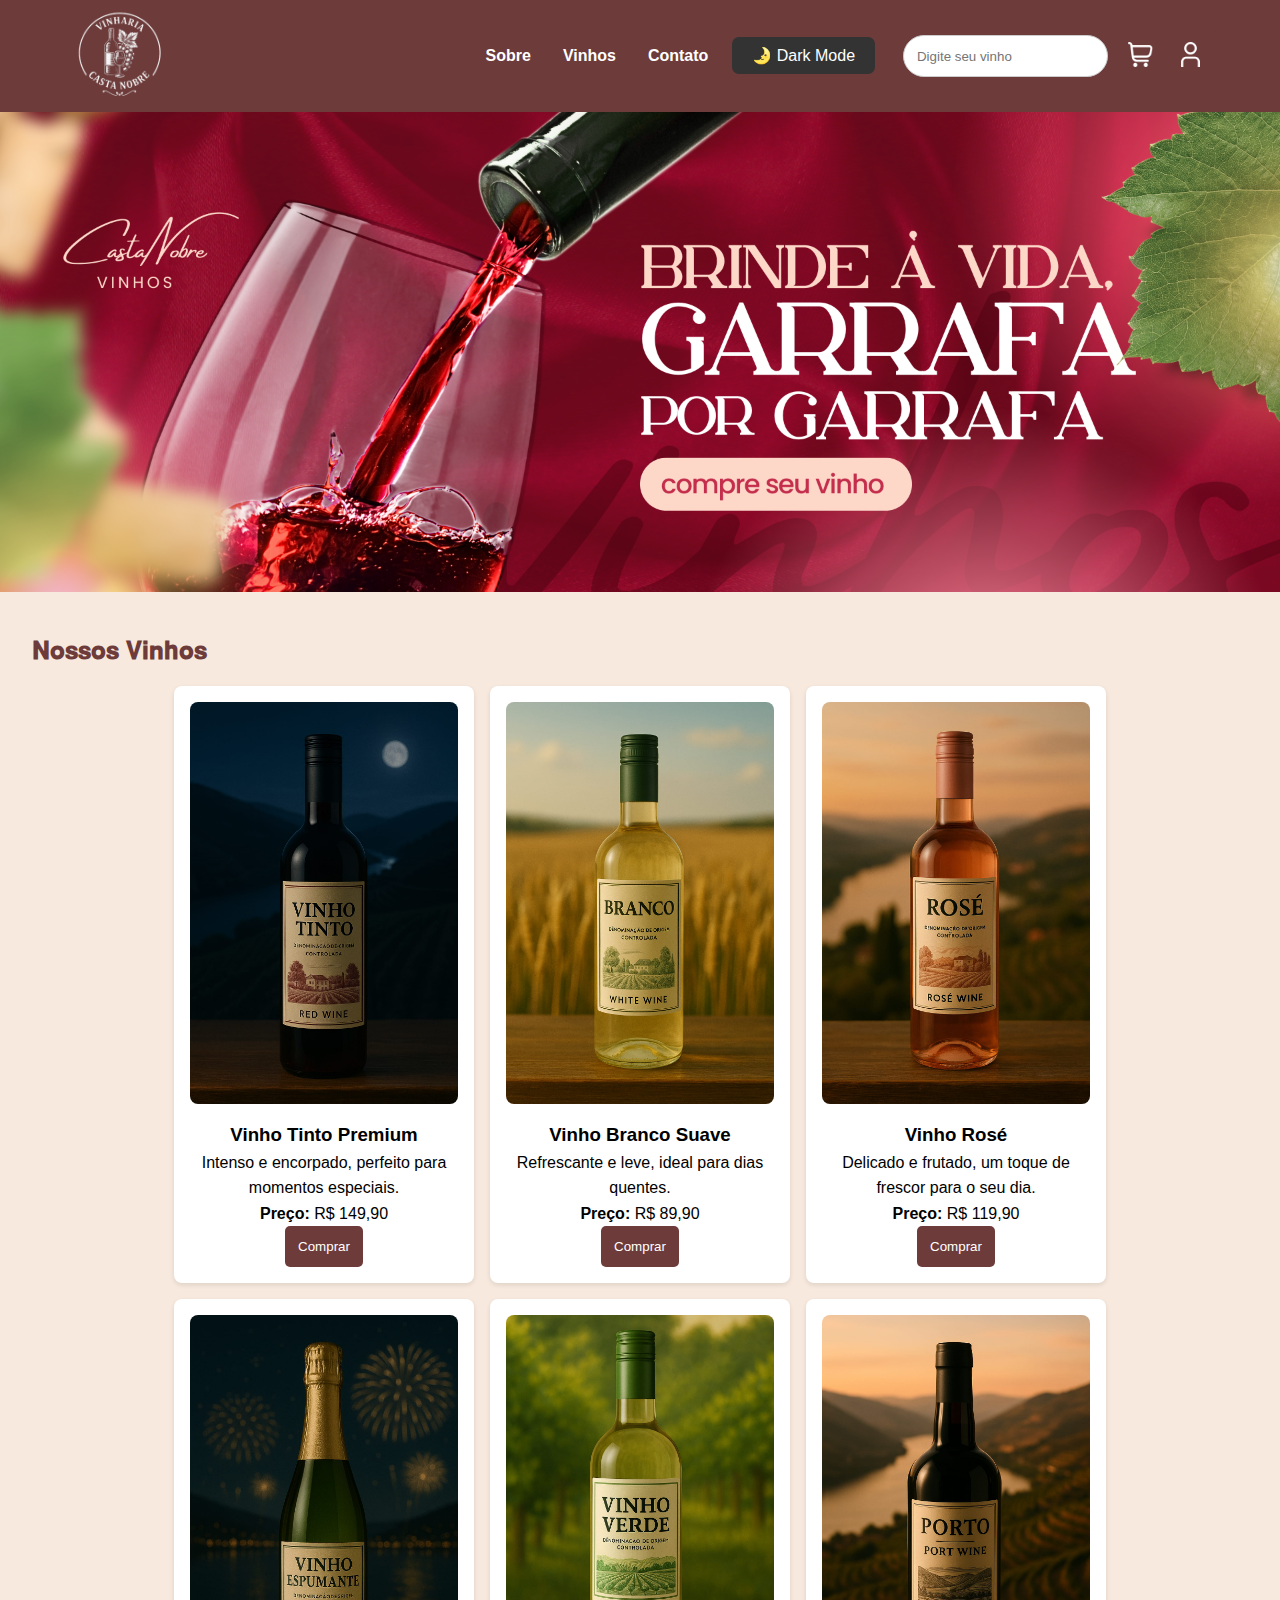
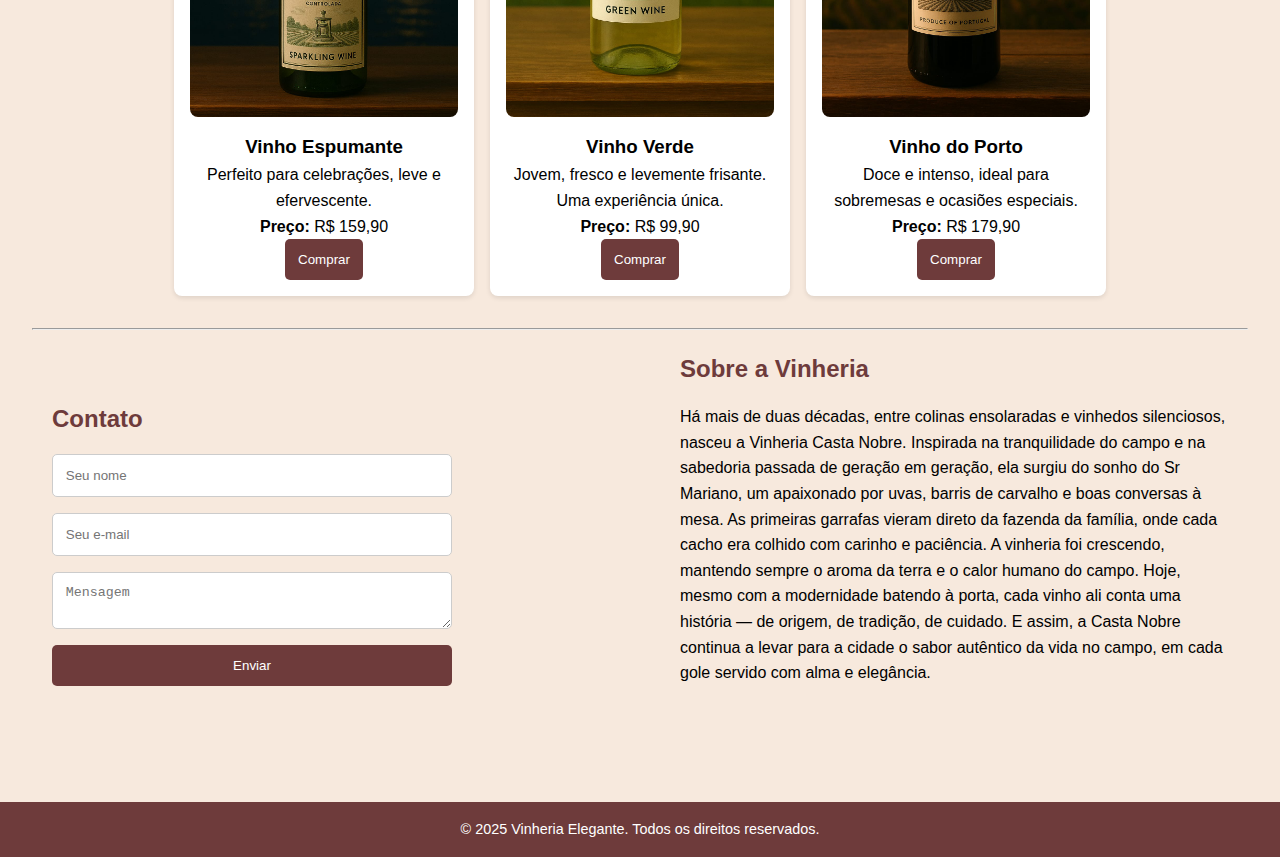
<file: index.html>
<!DOCTYPE html>
<html lang="pt-BR">
  <head>
    <meta charset="UTF-8" />
    <meta name="viewport" content="width=device-width, initial-scale=1.0" />
    <link rel="shortcut icon" href="./src/img/vinho.png" />
    <title>Casta Nobre</title>
    <link rel="stylesheet" href="./src/css/style.css" />
    <input type="checkbox" id="toggle">
  </head>
  <body>
    <div class="todoconteudo">
    <header>
      <nav>
        <img src="src/img/Logotipo.png" alt="Logotipo" id="logotipo">
        <div id="navegacao">
        <ul>
          <li><a href="#sobre">Sobre</a></li>
          <li><a href="#vinhos">Vinhos</a></li>
          <li><a href="#contato">Contato</a></li>
          <li>
            <label id="label_darkmode" for="toggle"></label>
          </li>
        </ul> 
          <div id="pesquisa">
            <input type="text" placeholder="Digite seu vinho" id="caixa">
          </div>
          <button id="carrinho-de-compras"><img src="./src/img/carrinho-de-compras.png" alt="Carrinho de compras" width="25px"></button>
          <button id="user"><img src="./src/img/user.png" alt="usuario" width="25px"></button>
        </div>
      </nav>
    </section>
    </header>

    
    <!-- <section id="banner">
      <div>
      </div>
      </section> -->
      
      <img src="./src/img/bannerVinharia.png" alt="banner1" id="banner">
    <main>
      <section id="vinhos">
        <h2>𝐍𝐨𝐬𝐬𝐨𝐬 𝐕𝐢𝐧𝐡𝐨𝐬</h2>

        <!-- Inicio dos cards -->
        <div class="galeria">
          <div class="vinho">
            <img src="./src/img/vinho tinto.jpg" alt="Vinho Tinto Premium" />
            <h3>Vinho Tinto Premium</h3>
            <p>Intenso e encorpado, perfeito para momentos especiais.</p>
            <p><strong>Preço:</strong> R$ 149,90</p>
            <button type="submit">Comprar</button>
          </div>

          <div class="vinho">
            <img src="./src/img/vinho branco.jpg" alt="Vinho Branco Suave" />
            <h3>Vinho Branco Suave</h3>
            <p>Refrescante e leve, ideal para dias quentes.</p>
            <p><strong>Preço:</strong> R$ 89,90</p>
            <button type="submit">Comprar</button>
          </div>

          <div class="vinho">
            <img src="./src/img/vinho rose.jpg" alt="Vinho Rosé" />
            <h3>Vinho Rosé</h3>
            <p>Delicado e frutado, um toque de frescor para o seu dia.</p>
            <p><strong>Preço:</strong> R$ 119,90</p>
            <button type="submit">Comprar</button>
          </div>

          <div class="vinho">
            <img src="./src/img/vinho espumante.jpg" alt="Vinho Espumante" />
            <h3>Vinho Espumante</h3>
            <p>Perfeito para celebrações, leve e efervescente.</p>
            <p><strong>Preço:</strong> R$ 159,90</p>
            <button type="submit">Comprar</button>
          </div>

          <div class="vinho">
            <img src="./src/img/vinho verde.jpg" alt="Vinho Verde" />
            <h3>Vinho Verde</h3>
            <p>Jovem, fresco e levemente frisante. Uma experiência única.</p>
            <p><strong>Preço:</strong> R$ 99,90</p>
            <button type="submit">Comprar</button>
          </div>

          <div class="vinho">
            <img src="./src/img/vinho do porto.jpg" alt="Vinho do Porto" />
            <h3>Vinho do Porto</h3>
            <p>Doce e intenso, ideal para sobremesas e ocasiões especiais.</p>
            <p><strong>Preço:</strong> R$ 179,90</p>
            <button type="submit">Comprar</button>
          </div>
        </div>
      </section>
      <!-- Fim dos cards -->
      <hr />

      <div class="lado-a-lado">
        <section id="contato">
          <h2>Contato</h2>
          <form>
            <input class="contato" type="text" placeholder="Seu nome" required />
            <input class="contato" type="email" placeholder="Seu e-mail" required />
            <textarea class="contato" placeholder="Mensagem" required></textarea>
            <button type="submit">Enviar</button>
          </form>
        </section>
      
        <section id="sobre">
          <h2>Sobre a Vinheria</h2>
          <p>
            Há mais de duas décadas, entre colinas ensolaradas e vinhedos
          silenciosos, nasceu a Vinheria Casta Nobre. Inspirada na tranquilidade
          do campo e na sabedoria passada de geração em geração, ela surgiu do
          sonho do Sr Mariano, um apaixonado por uvas, barris de carvalho e boas
          conversas à mesa. As primeiras garrafas vieram direto da fazenda da
          família, onde cada cacho era colhido com carinho e paciência. A
          vinheria foi crescendo, mantendo sempre o aroma da terra e o calor
          humano do campo. Hoje, mesmo com a modernidade batendo à porta, cada
          vinho ali conta uma história — de origem, de tradição, de cuidado. E
          assim, a Casta Nobre continua a levar para a cidade o sabor autêntico
          da vida no campo, em cada gole servido com alma e elegância.
          </p>
        </section>
      </div>
      
    </main>

    <footer>
      <p>&copy; 2025 Vinheria Elegante. Todos os direitos reservados.</p>
    </footer>

  </div>
  </body>
</html>
</file>
<file: src/css/style.css>
* {
  margin: 0;
  padding: 0;
  box-sizing: border-box;
}
html {
    scroll-behavior: smooth;
  }
body {
  font-family: 'Segoe UI', sans-serif;
  color: #000000;
  line-height: 1.6;
  background-color: #f7e9dd;
}

header {
  background-color: #6e3b3b;
  color: white;
  text-align: center;
  padding: auto;
  
}

nav{
  display: flex;
  flex-direction: row;
  justify-content: space-between;
  margin: 0% 5%;
}

nav #logotipo{
  width: 100%;
  max-width: 112px;
  height: auto;
}

#toggle {
  display: none;
}

nav #navegacao{
  display: flex;
  justify-content: flex-end;
}

nav ul {
  display: flex;
  justify-content: center;
  align-items: center;
  gap: 1rem;
  list-style: none;
}

nav a {
  color: white;
  text-decoration: none;
  font-weight: bold;
  padding: 0.5rem;
  border-radius: 5px;
  transition: background-color 0.3s;
}

nav a:hover {
  text-decoration: underline 3px rgb(255, 255, 255);
}

nav #pesquisa{
  display: flex;
  align-items: center;
  margin: 0 1% 0 4%;
  border-radius: 112px;
}

nav #caixa{
  border-radius: 112px;
}

nav #carrinho-de-compras{
  margin: auto;
}

nav #user{
  margin: auto;
}
/* Fim da navbar */

#banner {
  width: 100%;
  max-width: 100%; /* ou outro valor que faça sentido para seu layout */
  height: auto;
}

main {
  padding: 2rem;
}

/* Seções */
section {
  margin-bottom: 2rem;
}

h2 {
  margin-bottom: 1rem;
  color: #6e3b3b;
}


.galeria {
  display: flex;
  gap: 1rem; /* Espaço entre as imagens */
  justify-content: center;
  flex-wrap: wrap; /* Faz as imagens quebrarem linha em telas pequenas */
}

.galeria .vinho {
  background-color: #fff;
  padding: 1rem;
  border-radius: 8px;
  box-shadow: 0 2px 5px rgba(0, 0, 0, 0.1);
  width: 300px; /* Define a largura das caixas de vinhos */
  text-align: center;
  transition: transform 0.3s;
}

.galeria .vinho:hover {
  transform: scale(1.05);
}

.galeria img {
  width: 100%;
  height: auto;
  border-radius: 8px;
  margin-bottom: 0.5rem;
}


form {
  display: flex;
  flex-direction: column;
  gap: 1rem;
  max-width: 400px;
  margin-top: 1rem;
}

input, textarea {
  padding: 0.8rem;
  border: 1px solid #ccc;
  border-radius: 5px;
  transition: border-color 0.3s;
}

input:focus, textarea:focus {
  border-color: #6e3b3b;
  outline: none;
}

button {
  background-color: #6e3b3b;
  color: white;
  border: none;
  padding: 0.8rem;
  border-radius: 5px;
  cursor: pointer;
  transition: background-color 0.3s;
}

button:hover {
  background-color: #8c4f4f;
}


footer {
  background-color: #6e3b3b;
  color: white;
  text-align: center;
  padding: 1rem;
  margin-top: 2rem;
  font-size: 0.9rem;
}
.info-contato {
  background-color: #f4f1ee;
  border-left: 4px solid #8b0000;
  padding: 1rem 1.5rem;
  margin-bottom: 1.5rem;
  font-size: 1.1rem;
  color: #333;
  border-radius: 8px;
  box-shadow: 2px 2px 6px rgba(0, 0, 0, 0.1);
}

.info-contato p {
  margin: 0.5rem 0;
}

.lado-a-lado {
  display: flex;
  gap: 40px;
  align-items: flex-end;
}

#contato, #sobre {
  flex: 1; 
  padding: 20px;
  box-sizing: border-box;
}

#toggle:checked ~ .todoconteudo header{
  background-color: #502c2c;
}

#toggle:checked ~ .todoconteudo .galeria .vinho {
  background-color: #1d1d1d;
  color: white;
}

#toggle:checked ~ .todoconteudo {
  background-color: #5f3030;
  color: white;
}

#toggle:checked ~ .todoconteudo button{
  background-color: #502c2c;
}

#toggle:checked ~ .todoconteudo button:hover {
  background-color: #6e3b3b;
}

#toggle:checked ~ .todoconteudo h2{
  color: rgb(255, 255, 255);
}

#toggle:checked ~ .todoconteudo #caixa{
  background-color: #1d1d1d;
  border: #1d1d1d;
  caret-color: #f4f1ee;
}

#toggle:checked ~ .todoconteudo .contato{
  background-color: #1d1d1d;
  border: #1d1d1d;
  caret-color: #f4f1ee;
}

#toggle:checked ~ .todoconteudo #label_darkmode::after{
  content: '🌞 Light Mode';
  white-space: nowrap;
  cursor: pointer;
  padding: 10px 20px;
  background: #d1d1d1;
  color: rgb(94, 92, 92);
  border-radius: 7px;
  user-select: none;
}

#toggle:not(:checked) ~ .todoconteudo #label_darkmode::after {
  content: '🌛 Dark Mode';
  white-space: nowrap;
  cursor: pointer;
  padding: 10px 20px;
  background: #333;
  color: white;
  border-radius: 7px;
  user-select: none;
}

@media(max-width:942px){
  .lado-a-lado {
    flex-direction:column;
  }

  #banner div{
    width: 0px;
    height: 0px;
    border: transparent;
  }

  nav #logotipo{
    width: 0%;
    max-width: 112px;
    height: auto;
    background-color: #000000;
  }

  #toggle:not(:checked) ~ .todoconteudo #label_darkmode::after {
    content: '';
    padding: 0%;
  }

  #toggle:not(:checked) ~ .todoconteudo #label_darkmode::after {
    content: '';
    padding: 0%;
  }

  #navegacao{
    width: 0%;
    height: auto;
  }

  #navegacao a{
    color: transparent;
  }
  a:hover{
    text-decoration: none;
  }
  
}
</file>
